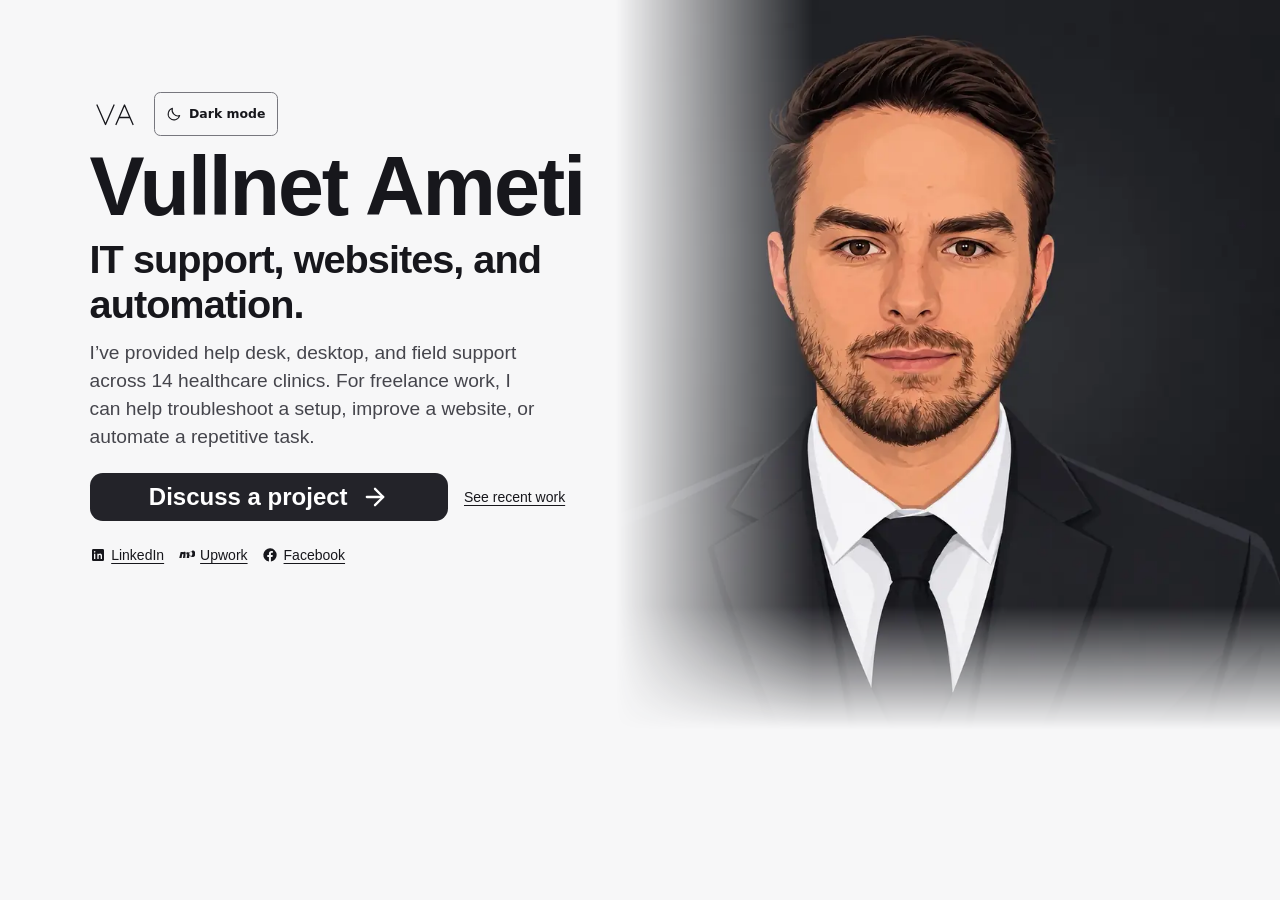
<file: index.html>
<!doctype html>
<html lang="en">
<head>
  <meta charset="utf-8">
  <meta name="viewport" content="width=device-width,initial-scale=1">
  <meta name="theme-color" content="#17171b">
  <meta name="description" content="Vullnet Ameti offers practical IT support, website work, and workflow automation, with healthcare IT experience across 14 clinics.">
  <title>Vullnet Ameti | IT Support, Websites &amp; Automation</title>
  <link rel="canonical" href="https://deusordo.github.io/va/">
  <meta property="og:type" content="website">
  <meta property="og:site_name" content="Vullnet Ameti | Personal Portfolio">
  <meta property="og:title" content="Vullnet Ameti | Personal Portfolio">
  <meta property="og:description" content="Vullnet Ameti offers practical IT support, website work, and workflow automation, with healthcare IT experience across 14 clinics.">
  <meta property="og:url" content="https://deusordo.github.io/va/">
  <meta property="og:image" content="https://deusordo.github.io/va/social-preview.jpg">
  <meta property="og:image:width" content="1200">
  <meta property="og:image:height" content="630">
  <meta property="og:image:alt" content="Vullnet Ameti’s illustrated portrait beside the words Let’s Connect">
  <meta name="twitter:card" content="summary_large_image">
  <meta name="twitter:title" content="Vullnet Ameti | Personal Portfolio">
  <meta name="twitter:description" content="Vullnet Ameti offers practical IT support, website work, and workflow automation, with healthcare IT experience across 14 clinics.">
  <meta name="twitter:image" content="https://deusordo.github.io/va/social-preview.jpg">
  <meta name="twitter:image:alt" content="Vullnet Ameti’s illustrated portrait beside the words Let’s Connect">
  <link rel="icon" type="image/png" sizes="32x32" href="./favicon.png?v=20261123va">
  <link rel="icon" type="image/svg+xml" href="./favicon.svg">
  <script src="./theme.js"></script>
  <link rel="stylesheet" href="styles.css?v=20261124firstvisit">
  <script src="./legacy-links.js" data-details="./work.html" data-anchors="project featured-heading pill-experience pill-projects pill-skills pill-education pill-about portfolio-experience experience-heading portfolio-projects projects-heading portfolio-skills skills-heading portfolio-education education-heading portfolio-about about-heading questions contact-questions-heading" defer></script>
</head>
<body>
  <main class="hero" aria-label="Vullnet Ameti | Personal Portfolio">
    <section class="content" aria-labelledby="page-title">
      <div class="page-tools">
        <a class="va-home" href="./" aria-label="Vullnet Ameti home"><span aria-hidden="true"></span></a>
        <button class="theme-toggle" data-theme-toggle type="button" hidden>
          <svg class="theme-sun" viewBox="0 0 24 24" aria-hidden="true"><circle cx="12" cy="12" r="4"/><path d="M12 2v2m0 16v2M2 12h2m16 0h2M4.93 4.93l1.41 1.41m11.32 11.32 1.41 1.41m0-14.14-1.41 1.41M6.34 17.66l-1.41 1.41"/></svg>
          <svg class="theme-moon" viewBox="0 0 24 24" aria-hidden="true"><path d="M20.5 14.4A8.7 8.7 0 0 1 9.6 3.5 8.8 8.8 0 1 0 20.5 14.4Z"/></svg>
          <span data-theme-label>Theme</span>
        </button>
      </div>
      <h1 id="page-title">Vullnet Ameti</h1>
      <p class="tagline">IT support, websites, and automation.</p>
      <div class="intro-copy">
        <p>I’ve provided help desk, desktop, and field support across 14 healthcare clinics. For freelance work, I can help troubleshoot a setup, improve a website, or automate a repetitive task.</p>
      </div>
      <div class="hero-actions">
        <button id="open-form" class="button" type="button" aria-expanded="false" aria-controls="contact-panel">Discuss a project <img class="icon" src="arrow-right.svg" alt="" aria-hidden="true"></button>
        <a class="featured-link" href="./work.html">See recent work</a>
      </div>
      <section id="contact-panel" class="contact-panel" aria-labelledby="contact-heading" hidden>
        <div class="panel-heading"><h2 id="contact-heading" tabindex="-1">Tell me about your project</h2><button id="close-form" type="button" class="close" aria-label="Close contact form"><img class="icon" src="x.svg" alt="" aria-hidden="true"></button></div>
        <form id="contact-form" method="POST" action="https://formspree.io/f/xwloqyor">
          <div class="form-field">
            <label for="contact-name">Name</label>
            <input id="contact-name" name="name" type="text" autocomplete="name" maxlength="160" required>
          </div>
          <div class="field-row">
            <div class="form-field">
              <label for="email">Email</label>
              <input id="email" name="email" type="email" autocomplete="email" maxlength="254" required>
            </div>
            <div class="form-field">
              <label for="phone">Phone (optional)</label>
              <input id="phone" name="phone" type="tel" autocomplete="tel" maxlength="40">
            </div>
          </div>
          <div class="form-field">
            <label for="message">What can I help you with?</label>
            <p class="form-privacy" id="message-help">Include your goal and any deadline. Leave out passwords and confidential information.</p>
            <textarea id="message" name="message" rows="3" maxlength="5000" aria-describedby="message-help" required></textarea>
          </div>
          <details class="meeting-options" id="meeting-options" hidden>
            <summary>Suggest a meeting time (optional)</summary>
            <fieldset class="time-request" id="time-request" aria-describedby="time-hours time-request-help">
              <legend class="field-label">Preferred meeting time</legend>
              <p class="time-help" id="time-hours">Monday–Friday, 4–9 PM Central Time.</p>
              <div class="calendar-view picker-view">
                <div class="month-heading">
                  <button type="button" id="previous-month" aria-label="Previous month">‹</button>
                  <p id="preferred-month" aria-live="polite"></p>
                  <button type="button" id="next-month" aria-label="Next month">›</button>
                </div>
                <div class="calendar-week" aria-hidden="true">
                  <span>Sun</span><span>Mon</span><span>Tue</span><span>Wed</span><span>Thu</span><span>Fri</span><span>Sat</span>
                </div>
                <div class="calendar-days" role="group" aria-labelledby="preferred-month"></div>
              </div>
              <div class="time-view picker-view" hidden>
                <div class="time-heading">
                  <button type="button" id="back-to-dates">‹ Dates</button>
                  <h3 id="chosen-date" tabindex="-1"></h3>
                </div>
                <div class="time-slots" role="group" aria-label="Preferred time slots"></div>
              </div>
              <div class="selection-view picker-view" hidden>
                <h3 id="selection-heading" tabindex="-1" aria-describedby="selected-slot">Selected date and time</h3>
                <p id="selected-slot">
                  <span id="selected-date-text"></span>
                  <span id="selected-time-text"></span>
                </p>
                <div class="selection-actions">
                  <button type="button" id="change-time">Change time</button>
                  <button type="button" id="change-date">Change date</button>
                </div>
              </div>
              <div class="time-choice">
                <p class="time-feedback" role="status"></p>
                <button type="button" id="skip-time">Skip scheduling</button>
              </div>
              <p class="time-help" id="time-request-help">Suggested times are requests, not confirmed appointments. I’ll follow up to confirm.</p>
            </fieldset>
          </details>
          <input type="hidden" name="subject" value="Vullnet Ameti | Personal Portfolio — New Connection Request">
          <input type="hidden" name="source" value="VA">
          <div class="honeypot" aria-hidden="true"><label for="website">Leave this blank</label><input id="website" name="_gotcha" type="text" tabindex="-1" autocomplete="off"></div>
          <p class="form-privacy">Formspree processes your message so I can reply.</p>
          <button class="button send" type="submit">Send Message <img class="icon" src="arrow-right.svg" alt="" aria-hidden="true"></button>
          <p id="form-status" class="status" role="status" aria-live="polite"></p>
          <p id="form-alternative" class="status form-alternative" hidden><a href="https://www.linkedin.com/in/vameti">Or reach me on LinkedIn</a></p>
        </form>
        <div class="contact-confirmation" id="contact-confirmation" hidden>
          <p id="confirmation-message">Thanks for reaching out. I’ve received your message and will review it. I’ll be in touch about the next steps.</p>
          <div id="confirmation-request" hidden>
            <p><strong>Preferred Meeting Time</strong><br><span id="confirmation-time"></span></p>
            <p>Your meeting is not yet confirmed. I’ll follow up to confirm.</p>
          </div>
        </div>
      </section>
      <nav class="link-hub" aria-label="Find me online">
        <ul class="hub-links">
          <li>
            <a href="https://www.linkedin.com/in/vameti" target="_blank" rel="noopener noreferrer">
              <svg viewBox="0 0 24 24" width="16" height="16" fill="currentColor" aria-hidden="true" focusable="false"><path d="M19 3a2 2 0 0 1 2 2v14a2 2 0 0 1-2 2H5a2 2 0 0 1-2-2V5a2 2 0 0 1 2-2h14ZM8 10H6v8h2v-8ZM7 6.1a1.2 1.2 0 1 0 0 2.4 1.2 1.2 0 0 0 0-2.4Zm8.4 3.7c-1.1 0-1.9.5-2.4 1.2v-1h-2v8h2v-4.4c0-1 .5-1.7 1.5-1.7s1.5.7 1.5 1.7V18h2v-4.8c0-2-1-3.4-2.6-3.4Z"/></svg>
              LinkedIn
            </a>
          </li>
          <li>
            <a href="https://www.upwork.com/freelancers/~01e69dcc253a050447" target="_blank" rel="noopener noreferrer">
              <svg viewBox="0 0 24 24" width="16" height="16" fill="currentColor" aria-hidden="true" focusable="false"><path d="M18.6 7.3c-1.7 0-3.1.8-4.1 2.1l.3-1.7h-3.5l-1.2 8.3c0 .3-.3.5-.6.5h-.1c-.5 0-.8-.5-.7-1L10 9.3c.2-1.3-.6-2-1.9-2-.9 0-1.8.4-2.5 1.1L6.2 7.5H2.5L.4 16.6h3.5l.8-5.2c.1-.6.6-1 1.2-1s.9.5.8 1.1l-.8 5.1h3.6l.8-5.2c.1-.6.6-1 1.2-1s.9.5.8 1.1l-.8 5.1h3.6l.6-4.1c1.1 1.6 2.6 2.6 4.5 2.6 2.4 0 4.4-2 4.4-5.2 0-2.7-1.7-4.5-4.5-4.5Zm-.4 6.3c-1.2 0-2.2-1-2.7-2.6l-.2-1c.5-1.5 1.5-2.4 2.7-2.4 1.2 0 2 .8 2 2.2 0 1.8-.8 3.8-1.8 3.8Z"/></svg>
              Upwork
            </a>
          </li>
          <li>
            <a href="https://www.facebook.com/profile.php?id=61583661305704" target="_blank" rel="noopener noreferrer">
              <svg viewBox="0 0 24 24" width="16" height="16" fill="currentColor" aria-hidden="true" focusable="false"><path d="M22 12a10 10 0 1 0-11.6 9.9v-7h-2.5V12h2.5V9.8c0-2.5 1.5-3.9 3.7-3.9 1.1 0 2.2.2 2.2.2v2.5h-1.3c-1.2 0-1.6.7-1.6 1.5V12h2.8l-.4 2.9h-2.4v7A10 10 0 0 0 22 12Z"/></svg>
              Facebook
            </a>
          </li>
        </ul>
      </nav>
    </section>
    <div class="portrait-wrap"><img src="portrait.svg" alt="Illustrated portrait of Vullnet Ameti wearing a dark suit" width="1000" height="1000"></div>
  </main>
  <script src="time-picker.js?v=1efd9b33efb6" defer></script>
  <script src="script.js?v=20261124firstvisit" defer></script>
</body>
</html>
</file>
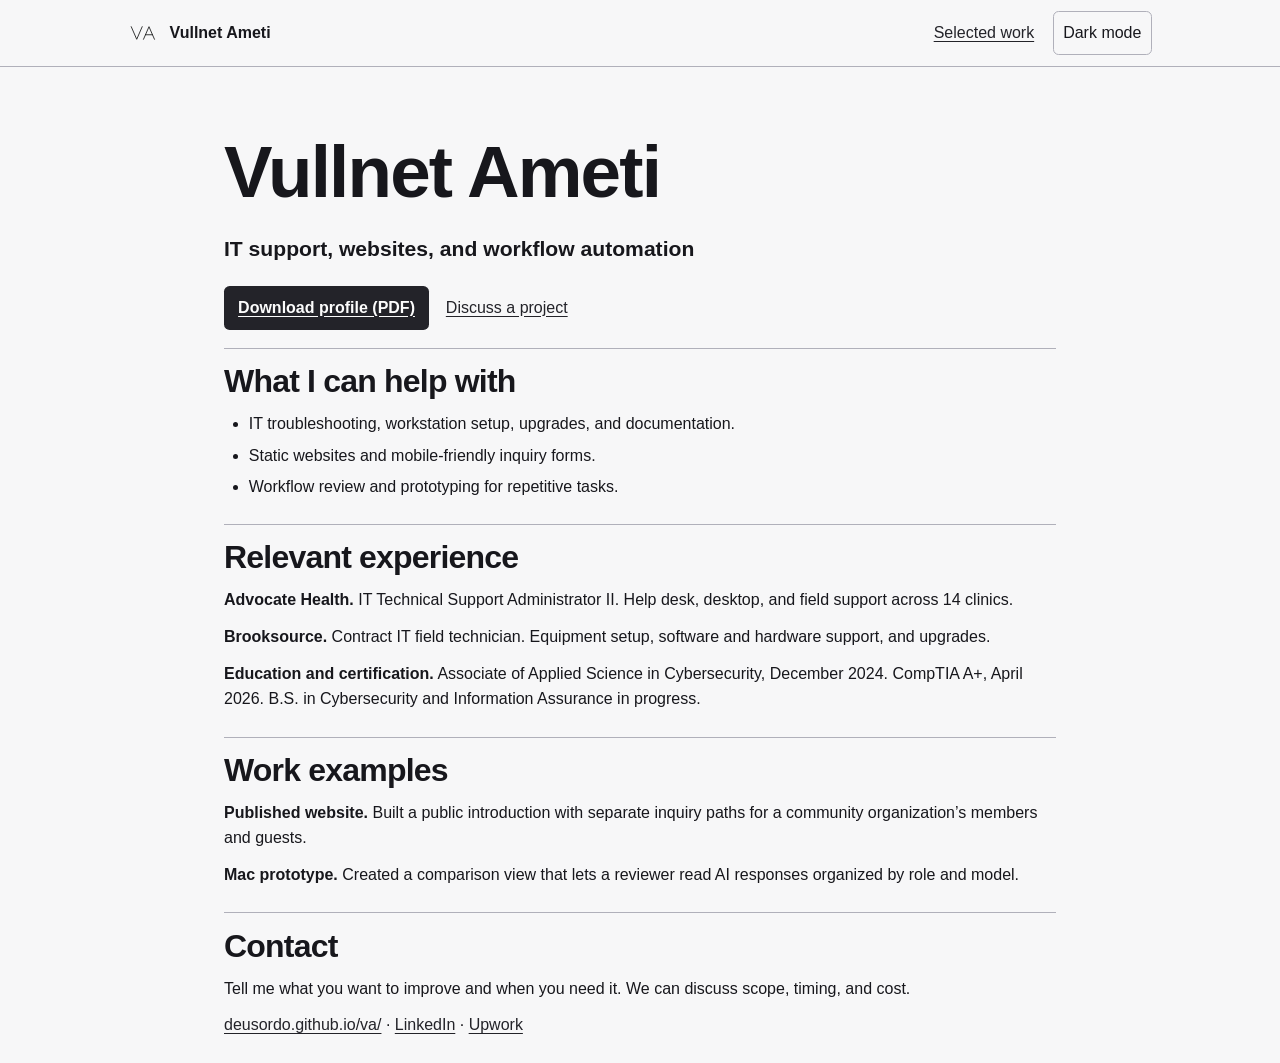
<file: profile.html>
<!doctype html>
<html lang="en" data-palette="charcoal">
<head>
  <meta charset="utf-8">
  <meta name="viewport" content="width=device-width, initial-scale=1">
  <meta name="description" content="A printable profile for Vullnet Ameti, covering IT support, websites, and workflow automation.">
  <title>Professional profile | Vullnet Ameti</title>
  <link rel="canonical" href="https://deusordo.github.io/va/profile.html">
  <link rel="icon" href="./favicon.svg" type="image/svg+xml">
  <script src="./theme.js"></script>
  <link rel="stylesheet" href="./guide.css?v=field-practice">
  <style>
    .profile { max-width: 52rem; }
    .profile h1 { margin-bottom: .25rem; }
    .profile .intro { font-weight: 600; }
    .profile article section { padding-block: .85rem; }
    .profile ul { margin-block: .25rem .65rem; }
    @media print {
      header, .profile .actions { display: none; }
      .profile { padding-top: .12in; max-width: none; }
      .profile h1 { font-size: 30pt; }
      .profile article section { padding-block: .55rem; }
    }
  </style>
</head>
<body>
  <a class="skip" href="#content">Skip to content</a>
  <header><div class="wrap header"><a class="brand" href="./"><img src="./va-mark.svg" width="32" height="32" alt="">Vullnet Ameti</a><nav aria-label="Main navigation"><a href="./work.html">Selected work</a><button type="button" data-theme-toggle hidden><span data-theme-label>Theme</span></button></nav></div></header>
  <main class="wrap profile" id="content" tabindex="-1">
    <h1>Vullnet Ameti</h1>
    <p class="intro">IT support, websites, and workflow automation</p>
    <div class="actions"><a class="download" href="./profile.pdf" download>Download profile (PDF)</a><a href="./#open-form">Discuss a project</a></div>
    <article>
      <section>
        <h2>What I can help with</h2>
        <ul>
          <li>IT troubleshooting, workstation setup, upgrades, and documentation.</li>
          <li>Static websites and mobile-friendly inquiry forms.</li>
          <li>Workflow review and prototyping for repetitive tasks.</li>
        </ul>
      </section>
      <section>
        <h2>Relevant experience</h2>
        <p><strong>Advocate Health.</strong> IT Technical Support Administrator II. Help desk, desktop, and field support across 14 clinics.</p>
        <p><strong>Brooksource.</strong> Contract IT field technician. Equipment setup, software and hardware support, and upgrades.</p>
        <p><strong>Education and certification.</strong> Associate of Applied Science in Cybersecurity, December 2024. CompTIA A+, April 2026. B.S. in Cybersecurity and Information Assurance in progress.</p>
      </section>
      <section>
        <h2>Work examples</h2>
        <p><strong>Published website.</strong> Built a public introduction with separate inquiry paths for a community organization’s members and guests.</p>
        <p><strong>Mac prototype.</strong> Created a comparison view that lets a reviewer read AI responses organized by role and model.</p>
      </section>
      <section>
        <h2>Contact</h2>
        <p>Tell me what you want to improve and when you need it. We can discuss scope, timing, and cost.</p>
        <p><a href="https://deusordo.github.io/va/">deusordo.github.io/va/</a> · <a href="https://www.linkedin.com/in/vameti">LinkedIn</a> · <a href="https://www.upwork.com/freelancers/~01e69dcc253a050447">Upwork</a></p>
      </section>
    </article>
  </main>
</body>
</html>
</file>
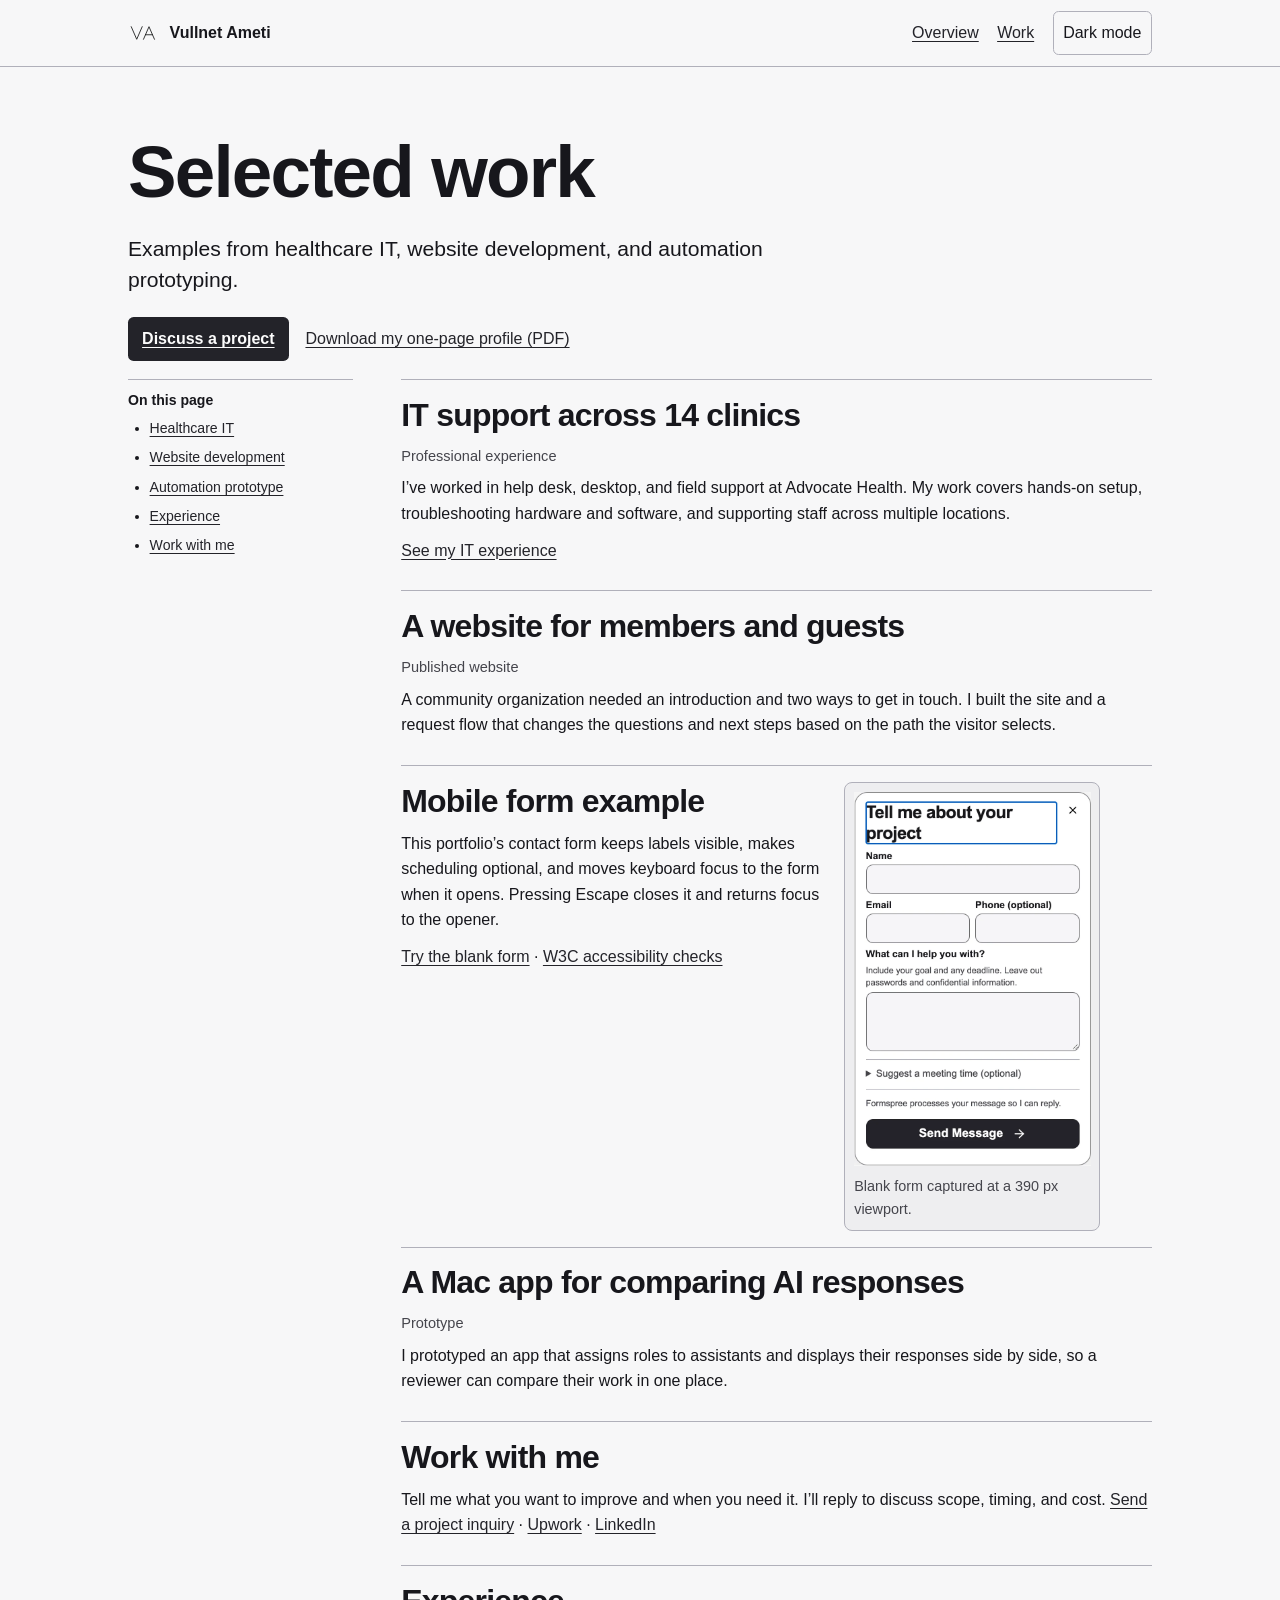
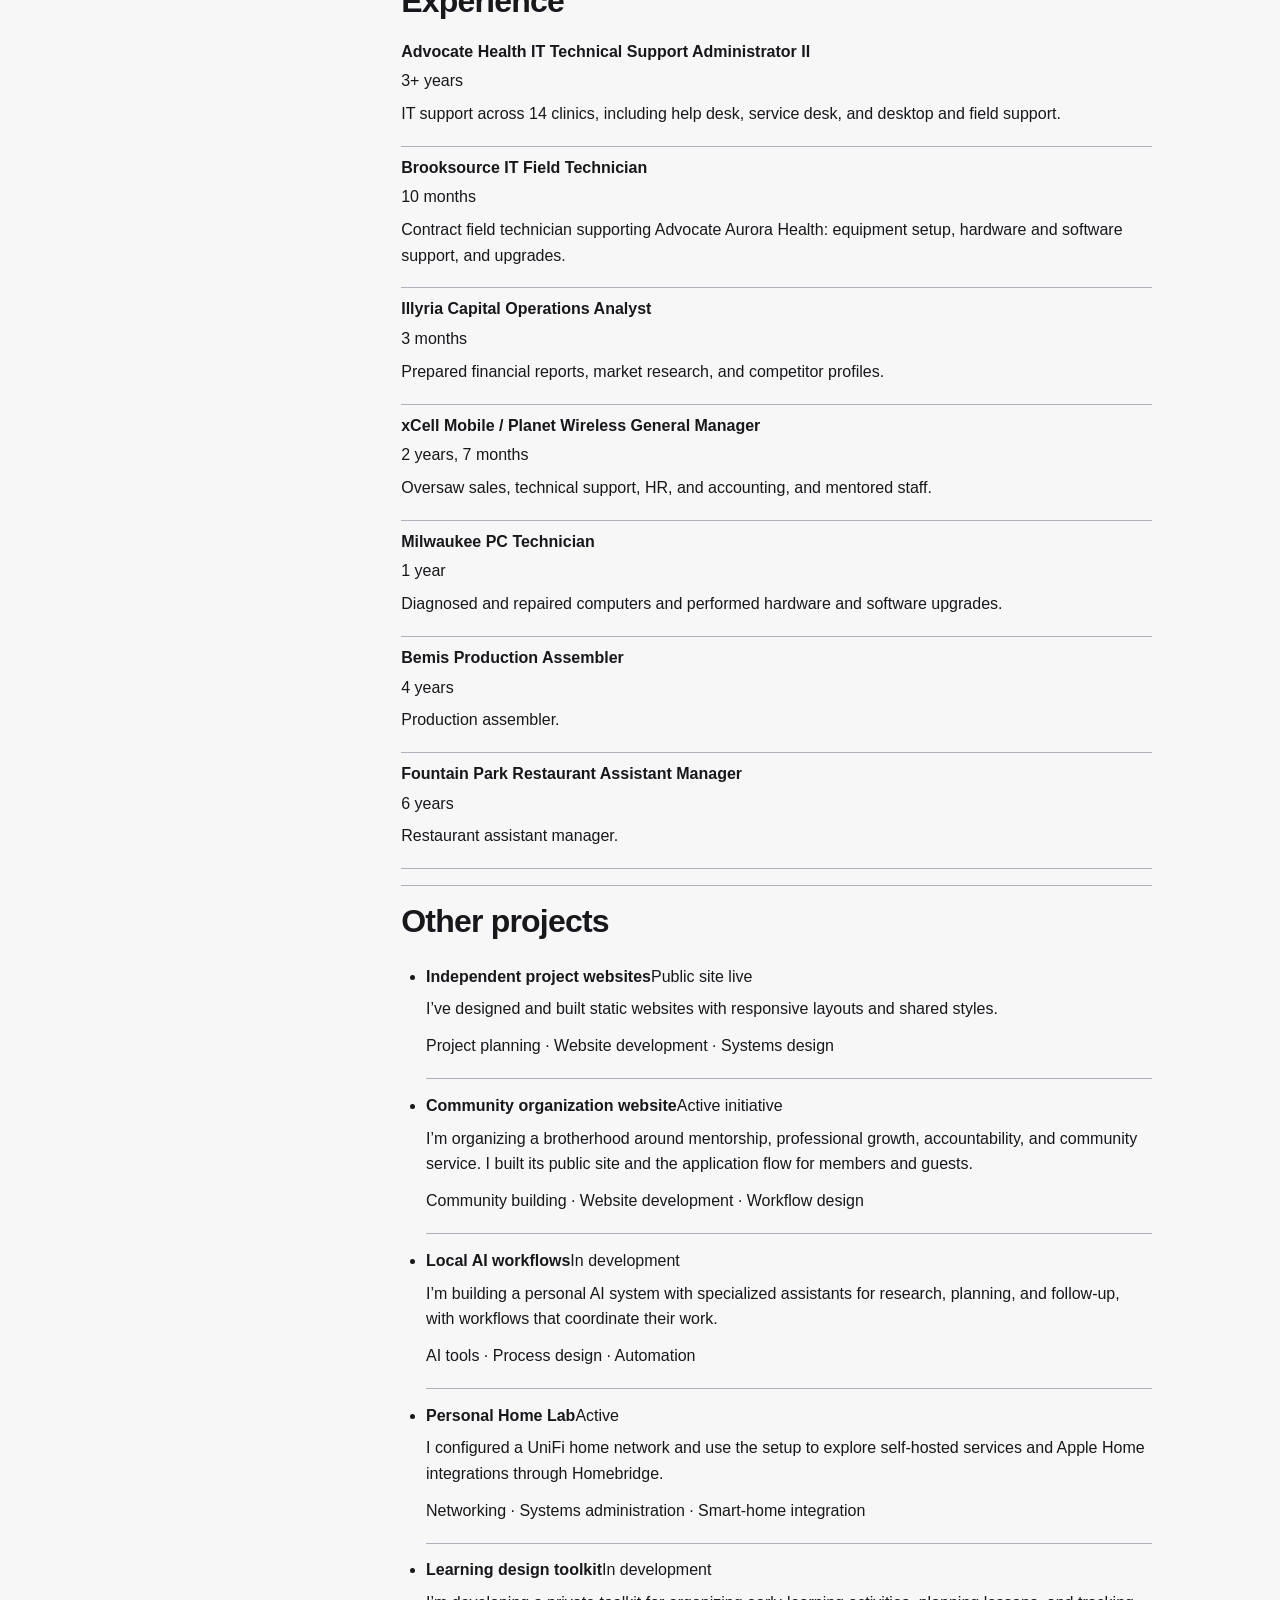
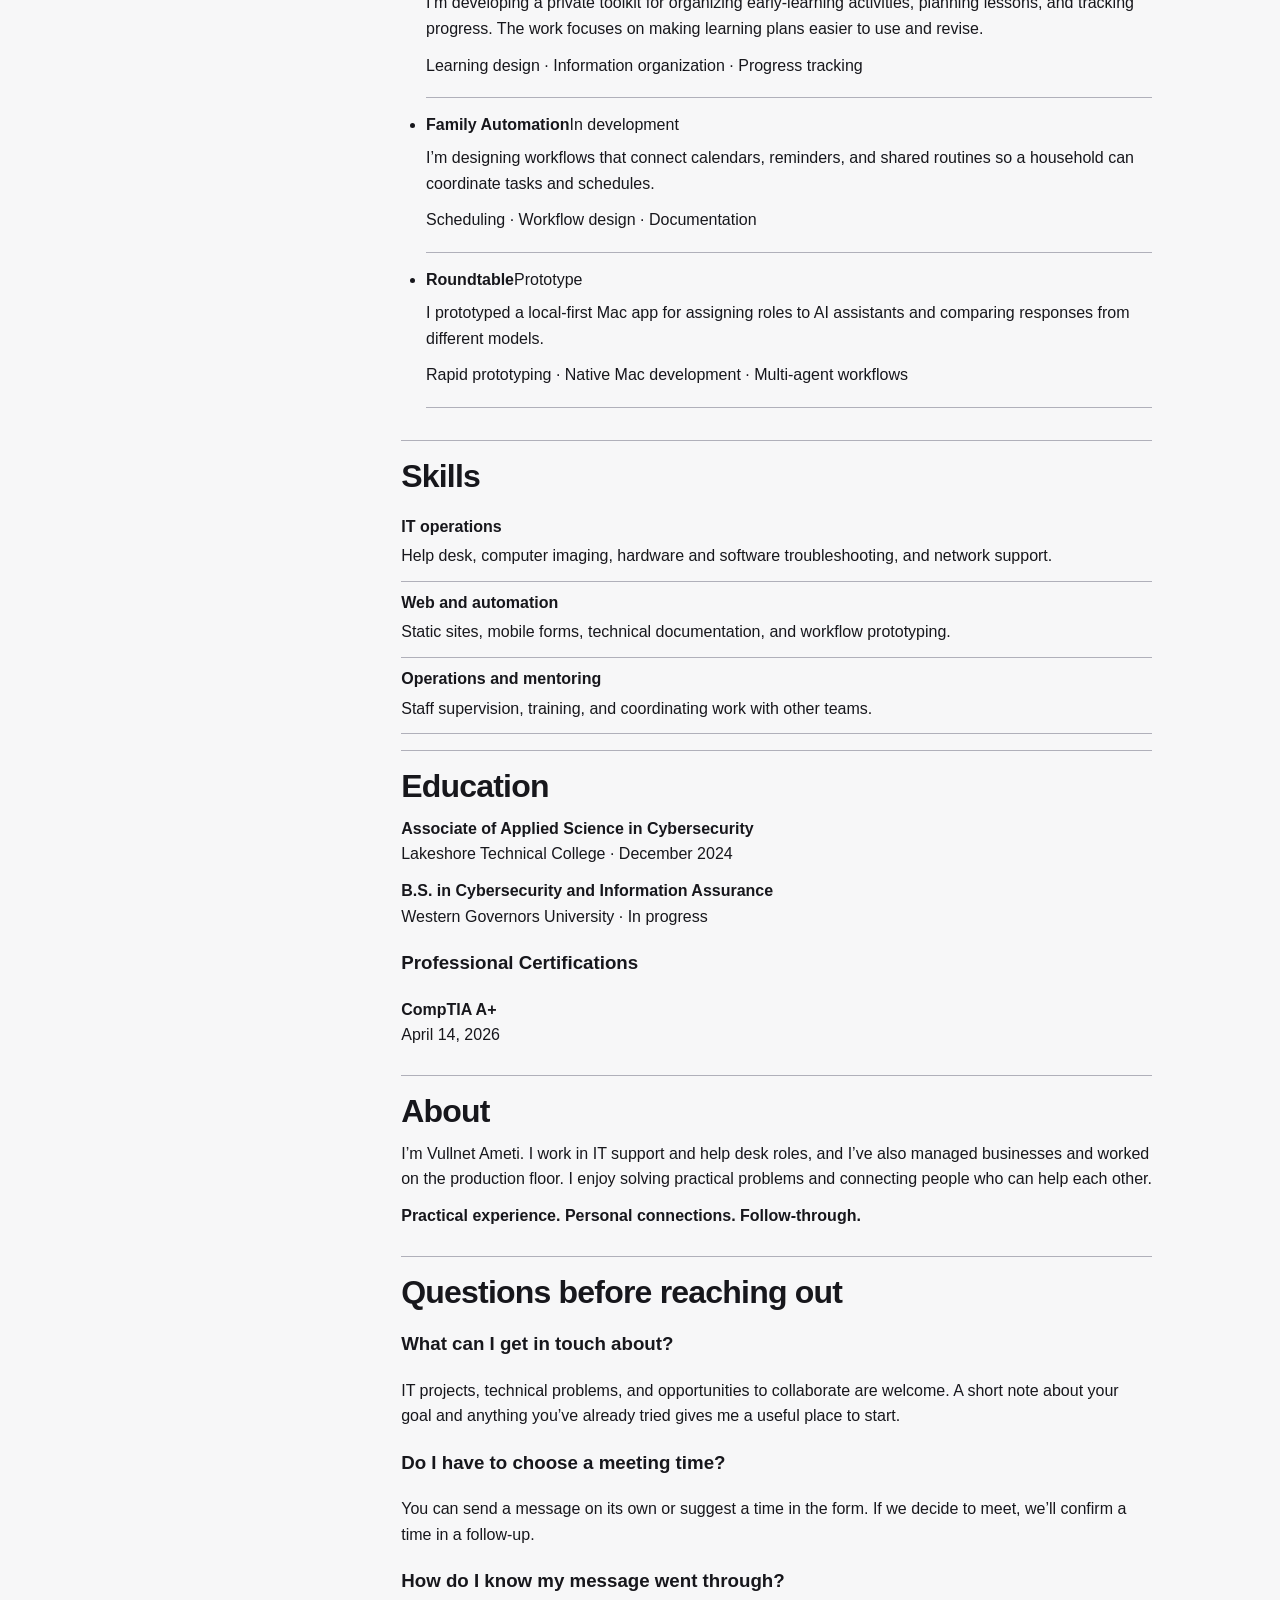
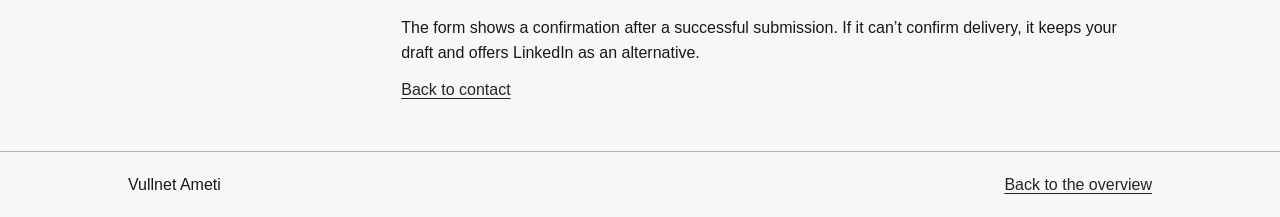
<file: work.html>
<!doctype html>
<html lang="en" data-palette="charcoal">
<head>
  <meta charset="utf-8">
  <meta name="viewport" content="width=device-width, initial-scale=1">
  <title>Selected work | Vullnet Ameti</title>
  <meta name="description" content="A closer look at independent web, IT, and automation work, with a way to discuss a freelance project.">
  <link rel="canonical" href="https://deusordo.github.io/va/work.html">
  <link rel="icon" href="./favicon.svg" type="image/svg+xml">
  <script src="./theme.js"></script>
  <link rel="stylesheet" href="./guide.css?v=field-practice">
</head>
<body>
  <a class="skip" href="#content">Skip to content</a>
  <header><div class="wrap header">
    <a class="brand" href="./"><img src="./va-mark.svg" width="32" height="32" alt="">Vullnet Ameti</a>
    <nav aria-label="Main navigation"><a href="./">Overview</a><a aria-current="page" href="./work.html">Work</a><button type="button" data-theme-toggle hidden><span data-theme-label>Theme</span></button></nav>
  </div></header>
  <main class="wrap" id="content" tabindex="-1">
    <h1>Selected work</h1>
    <p class="intro">Examples from healthcare IT, website development, and automation prototyping.</p>
    <div class="actions"><a class="download" href="./#open-form">Discuss a project</a><a href="./profile.pdf" download>Download my one-page profile (PDF)</a></div>
    <div class="layout">
      <nav class="contents" aria-label="On this page"><strong>On this page</strong><ul><li><a href="#healthcare-it">Healthcare IT</a></li><li><a href="#step-1">Website development</a></li><li><a href="#step-2">Automation prototype</a></li><li><a href="#portfolio-experience">Experience</a></li><li><a href="#step-3">Work with me</a></li></ul></nav>
      <article>
        <section id="healthcare-it"><h2>IT support across 14 clinics</h2><p class="meta">Professional experience</p><p>I’ve worked in help desk, desktop, and field support at Advocate Health. My work covers hands-on setup, troubleshooting hardware and software, and supporting staff across multiple locations.</p><p><a href="#portfolio-experience">See my IT experience</a></p></section>
        <section id="step-1"><h2>A website for members and guests</h2><p class="meta">Published website</p><p>A community organization needed an introduction and two ways to get in touch. I built the site and a request flow that changes the questions and next steps based on the path the visitor selects.</p></section>
        <section class="work-sample" id="website-sample" aria-labelledby="website-sample-title"><div><h2 id="website-sample-title">Mobile form example</h2><p>This portfolio’s contact form keeps labels visible, makes scheduling optional, and moves keyboard focus to the form when it opens. Pressing Escape closes it and returns focus to the opener.</p><p><a href="./#open-form">Try the blank form</a> · <a href="https://www.w3.org/WAI/test-evaluate/preliminary/">W3C accessibility checks</a></p></div><figure><img src="./portfolio-form.webp" width="704" height="1114" alt="Empty mobile portfolio form with visible name, email, and project message labels and optional scheduling." loading="lazy"><figcaption>Blank form captured at a 390 px viewport.</figcaption></figure></section>
        <section id="step-2"><h2>A Mac app for comparing AI responses</h2><p class="meta">Prototype</p><p>I prototyped an app that assigns roles to assistants and displays their responses side by side, so a reviewer can compare their work in one place.</p></section>
        <section id="step-3"><h2>Work with me</h2><p>Tell me what you want to improve and when you need it. I’ll reply to discuss scope, timing, and cost. <a href="./#open-form">Send a project inquiry</a> · <a href="https://www.upwork.com/freelancers/~01e69dcc253a050447">Upwork</a> · <a href="https://www.linkedin.com/in/vameti">LinkedIn</a></p></section>
<div id="project"></div>
    <div class="archive-info" aria-label="Professional background">
      <section class="portfolio-panel" id="portfolio-experience" aria-labelledby="experience-heading">
        <h2 id="experience-heading">Experience</h2>
        <dl class="work-history">
          <div>
            <div class="job-heading">
              <dt>Advocate Health <span>IT Technical Support Administrator II</span></dt>
              <dd>3+ years</dd>
            </div>
            <p class="job-line">IT support across 14 clinics, including help desk, service desk, and desktop and field support.</p>
          </div>
          <div>
            <div class="job-heading">
              <dt>Brooksource <span>IT Field Technician</span></dt>
              <dd>10 months</dd>
            </div>
            <p class="job-line">Contract field technician supporting Advocate Aurora Health: equipment setup, hardware and software support, and upgrades.</p>
          </div>
          <div>
            <div class="job-heading">
              <dt>Illyria Capital <span>Operations Analyst</span></dt>
              <dd>3 months</dd>
            </div>
            <p class="job-line">Prepared financial reports, market research, and competitor profiles.</p>
          </div>
          <div>
            <div class="job-heading">
              <dt>xCell Mobile / Planet Wireless <span>General Manager</span></dt>
              <dd>2 years, 7 months</dd>
            </div>
            <p class="job-line">Oversaw sales, technical support, HR, and accounting, and mentored staff.</p>
          </div>
          <div>
            <div class="job-heading">
              <dt>Milwaukee PC <span>Technician</span></dt>
              <dd>1 year</dd>
            </div>
            <p class="job-line">Diagnosed and repaired computers and performed hardware and software upgrades.</p>
          </div>
          <div>
            <div class="job-heading">
              <dt>Bemis <span>Production Assembler</span></dt>
              <dd>4 years</dd>
            </div>
            <p class="job-line">Production assembler.</p>
          </div>
          <div>
            <div class="job-heading">
              <dt>Fountain Park Restaurant <span>Assistant Manager</span></dt>
              <dd>6 years</dd>
            </div>
            <p class="job-line">Restaurant assistant manager.</p>
          </div>
        </dl>
      </section>
      <section class="portfolio-panel" id="portfolio-projects" aria-labelledby="projects-heading">
        <h2 id="projects-heading">Other projects</h2>
        <ul class="portfolio-projects">
          <li>
            <div class="project-heading"><strong>Independent project websites</strong><span class="project-status">Public site live</span></div>
            <p>I’ve designed and built static websites with responsive layouts and shared styles.</p>
            <p class="project-skills">Project planning · Website development · Systems design</p>
          </li>
          <li>
            <div class="project-heading"><strong>Community organization website</strong><span class="project-status">Active initiative</span></div>
            <p>I’m organizing a brotherhood around mentorship, professional growth, accountability, and community service. I built its public site and the application flow for members and guests.</p>
            <p class="project-skills">Community building · Website development · Workflow design</p>
          </li>
          <li>
            <div class="project-heading"><strong>Local AI workflows</strong><span class="project-status">In development</span></div>
            <p>I’m building a personal AI system with specialized assistants for research, planning, and follow-up, with workflows that coordinate their work.</p>
            <p class="project-skills">AI tools · Process design · Automation</p>
          </li>
          <li>
            <div class="project-heading"><strong>Personal Home Lab</strong><span class="project-status">Active</span></div>
            <p>I configured a UniFi home network and use the setup to explore self-hosted services and Apple Home integrations through Homebridge.</p>
            <p class="project-skills">Networking · Systems administration · Smart-home integration</p>
          </li>
          <li>
            <div class="project-heading"><strong>Learning design toolkit</strong><span class="project-status">In development</span></div>
            <p>I’m developing a private toolkit for organizing early-learning activities, planning lessons, and tracking progress. The work focuses on making learning plans easier to use and revise.</p>
            <p class="project-skills">Learning design · Information organization · Progress tracking</p>
          </li>

          <li>
            <div class="project-heading"><strong>Family Automation</strong><span class="project-status">In development</span></div>
            <p>I’m designing workflows that connect calendars, reminders, and shared routines so a household can coordinate tasks and schedules.</p>
            <p class="project-skills">Scheduling · Workflow design · Documentation</p>
          </li>
          <li>
            <div class="project-heading"><strong>Roundtable</strong><span class="project-status">Prototype</span></div>
            <p>I prototyped a local-first Mac app for assigning roles to AI assistants and comparing responses from different models.</p>
            <p class="project-skills">Rapid prototyping · Native Mac development · Multi-agent workflows</p>
          </li>
        </ul>
      </section>
      <section class="portfolio-panel" id="portfolio-skills" aria-labelledby="skills-heading">
        <h2 id="skills-heading">Skills</h2>
        <dl class="work-history">
          <div><dt>IT operations</dt><dd>Help desk, computer imaging, hardware and software troubleshooting, and network support.</dd></div>
          <div><dt>Web and automation</dt><dd>Static sites, mobile forms, technical documentation, and workflow prototyping.</dd></div>
          <div><dt>Operations and mentoring</dt><dd>Staff supervision, training, and coordinating work with other teams.</dd></div>
        </dl>
      </section>
      <section class="portfolio-panel" id="portfolio-education" aria-labelledby="education-heading">
        <h2 id="education-heading">Education</h2>
        <p><strong>Associate of Applied Science in Cybersecurity</strong><br>Lakeshore Technical College · December 2024</p>
        <p><strong>B.S. in Cybersecurity and Information Assurance</strong><br>Western Governors University · In progress</p>
        <h3>Professional Certifications</h3>
        <p><strong>CompTIA A+</strong><br>April 14, 2026</p>
      </section>
      <section class="portfolio-panel" id="portfolio-about" aria-labelledby="about-heading">
        <h2 id="about-heading">About</h2>
        <p>I’m Vullnet Ameti. I work in IT support and help desk roles, and I’ve also managed businesses and worked on the production floor. I enjoy solving practical problems and connecting people who can help each other.</p>
        <p><strong>Practical experience. Personal connections. Follow-through.</strong></p>
      </section>
      <section class="portfolio-panel" id="questions" aria-labelledby="contact-questions-heading">
        <h2 id="contact-questions-heading">Questions before reaching out</h2>
        <h3>What can I get in touch about?</h3>
        <p>IT projects, technical problems, and opportunities to collaborate are welcome. A short note about your goal and anything you’ve already tried gives me a useful place to start.</p>
        <h3>Do I have to choose a meeting time?</h3>
        <p>You can send a message on its own or suggest a time in the form. If we decide to meet, we’ll confirm a time in a follow-up.</p>
        <h3>How do I know my message went through?</h3>
        <p>The form shows a confirmation after a successful submission. If it can’t confirm delivery, it keeps your draft and offers LinkedIn as an alternative.</p>
        <a class="portfolio-link" href="./#open-form">Back to contact</a>
      </section>
    </div></article>
    </div>
  </main>
  <footer><div class="wrap footer"><p>Vullnet Ameti</p><a href="./">Back to the overview</a></div></footer>
</body>
</html>
</file>
<file: styles.css>
:root {
  color-scheme: dark;
  font-family: Arial, Helvetica, sans-serif;
  color: #fff;
  background: #17171c;
}

* {
  box-sizing: border-box;
}

body {
  margin: 0;
}

.hero {
  position: relative;
  isolation: isolate;
  min-height: 100svh;
  overflow: clip;
  background: radial-gradient(ellipse at 54% 22%, #25252b, #131318 82%);
}

.content {
  position: relative;
  z-index: 1;
  width: min(48vw, 48rem);
  margin-inline-start: 7vw;
  padding-block-start: clamp(4.5rem, 16svh, 10rem);
}

h1 {
  margin: 0 0 .5rem;
  font-size: clamp(3rem, 6.45vw, 6rem);
  line-height: 1.04;
  letter-spacing: -.025em;
}

.tagline {
  margin: 0 0 .8rem;
  color: #f0f0f2;
  font-size: clamp(1.65rem, 3.1vw, 2.8rem);
  font-weight: 650;
  line-height: 1.12;
  letter-spacing: -.025em;
}

.intro-copy {
  max-width: 28rem;
  color: #bebec1;
  font-size: clamp(1rem, 1.5vw, 1.225rem);
  line-height: 1.45;
}

.intro-copy p { margin: 0; }
.hero-actions { display: flex; flex-wrap: wrap; align-items: center; gap: .15rem 1rem; margin-block-start: 1.4rem; }
.featured-link, .portfolio-link { display: inline-flex; align-items: center; min-height: 2.75rem; }
.featured-link { color: inherit; font-size: .875rem; text-underline-offset: .2em; }

.button {
  display: inline-flex;
  align-items: center;
  justify-content: center;
  gap: .85rem;
  width: min(100%, 22.4rem);
  min-height: 3rem;
  padding: .55rem 1rem;
  border: 0;
  border-radius: .8rem;
  color: #121216;
  background: #fcfcfc;
  font: 700 clamp(1.125rem, 1.9vw, 1.5rem) / 1.1 Arial, Helvetica, sans-serif;
  cursor: pointer;
}

.button:hover {
  background: #e8e8eb;
}

.button:disabled {
  cursor: wait;
  opacity: .7;
}

.button:focus-visible,
.close:focus-visible,
.portfolio button:focus-visible,
.portfolio a:focus-visible,
.featured-link:focus-visible,
.link-hub a:focus-visible,
.form-alternative a:focus-visible,
.meeting-options summary:focus-visible,
.time-request button:focus-visible,
input:focus-visible,
textarea:focus-visible {
  outline: 2px solid #bcbcff;
  outline-offset: 3px;
}

.icon {
  width: 1.15em;
  height: 1.15em;
  flex: none;
}

.portfolio {
  position: relative;
  z-index: 1;
  width: min(43vw, 33rem);
  margin-inline-start: 7vw;
  padding-block: .95rem 3rem;
  color: #c5c5ca;
  font-size: .9rem;
  line-height: 1.45;
}

.portfolio-pills:not([hidden]) {
  display: flex;
  flex-wrap: wrap;
  gap: .4rem;
  padding: .35rem;
  margin-inline: -.35rem;
}

.portfolio-pills button {
  flex: none;
  min-height: 2.75rem;
  padding: .45rem .6rem;
  border: 1px solid #777780;
  border-radius: 999px;
  color: #eeeef4;
  background: #242429;
  font: 600 .85rem / 1.2 Arial, Helvetica, sans-serif;
  -webkit-tap-highlight-color: #ffffff1a;
  cursor: pointer;
}

.portfolio :is(button, a):focus-visible { outline-color: #e3e3e8; }

.portfolio-pills button[aria-expanded="true"] {
  border-color: #dddde5;
  color: #fff;
  background: #3b3b43;
}

@media (hover: hover) {
  .portfolio-pills button:hover { border-color: #dddde5; }
}

.portfolio-panel {
  margin-block-start: .6rem;
  padding: .85rem 0 .3rem;
  border-block-start: 1px solid #54545d;
  overflow-wrap: anywhere;
}

.portfolio-panel :is(h2, h3, strong, dt) { color: #f4f4f7; }
.portfolio-panel h2 { margin: 0 0 .5rem; font-size: 1.05rem; }
.portfolio-panel h3 { margin: .9rem 0 .4rem; font-size: .9rem; }
.portfolio-panel p { margin: 0; }
.portfolio-panel p + p { margin-block-start: .5rem; }
.portfolio-panel :is(dl, ul) { margin: 0; padding: 0; }
.portfolio-panel ul { list-style: none; }
.portfolio-panel a { color: #f4f4f7; text-underline-offset: .2em; }
.featured-work { margin-block: 0 .85rem; }
.featured-work h3 { margin-top: .6rem; }

.connection-links {
  display: flex;
  flex-wrap: wrap;
  gap: .2rem 1.25rem;
}

.connection-links a { display: inline-flex; align-items: center; gap: .45rem; min-height: 2.75rem; }
.connection-links svg { flex: none; }

.link-hub { margin-block-start: .75rem; }
.hub-links {
  display: flex;
  flex-wrap: wrap;
  gap: 0 .9rem;
  list-style: none;
  margin: 0;
  padding: 0;
}
.hub-links a {
  display: inline-flex;
  align-items: center;
  gap: .35rem;
  min-height: 2.75rem;
  color: #f4f4f7;
  font-size: .875rem;
  text-underline-offset: .2em;
}
.hub-links svg { flex: none; }

.job-heading {
  display: flex;
  align-items: baseline;
  justify-content: space-between;
  gap: .45rem .8rem;
}

.work-history dt { font-weight: 600; }
.work-history dt span { display: block; color: #c5c5ca; font-weight: 400; }
.work-history dd { flex: none; margin: 0; font-size: .8rem; text-align: end; }
.job-line {
  margin: .25rem 0 0;
  color: #c5c5ca;
  font-size: .85rem;
}
.work-history div, .portfolio-projects li { padding-block: .55rem; }
.work-history div + div, .portfolio-projects li + li { border-block-start: 1px solid #ffffff24; }

.project-heading {
  display: flex;
  flex-wrap: wrap;
  align-items: baseline;
  gap: .2rem .65rem;
  margin-block-end: .25rem;
}

.project-status, .project-skills { color: #acacb4; font-size: .8rem; }

.portfolio-skills { display: flex; flex-wrap: wrap; gap: .4rem; }
.portfolio-skills li {
  padding: .28rem .65rem;
  border: 1px solid #5a5a65;
  border-radius: 999px;
}

@media (prefers-reduced-motion: no-preference) {
  .portfolio-pills button { transition: border-color .15s, background-color .15s; }
  .portfolio-pills:not([hidden]) ~ .portfolio-panel:not([hidden]) { animation: portfolio-reveal .18s ease-out; }

  @keyframes portfolio-reveal {
    from { opacity: 0; }
  }
}

.portrait-wrap {
  position: absolute;
  inset: 0 0 auto auto;
  width: min(57vw, 50rem);
  pointer-events: none;
}

.portrait-wrap img {
  display: block;
  width: 100%;
  height: auto;
  mask-image: linear-gradient(to right, transparent, #000 20%), linear-gradient(#000 83%, transparent);
  mask-composite: intersect;
}

.contact-panel {
  width: min(100%, 27.6rem);
  margin-block-start: 1.9rem;
  padding: .85rem clamp(1rem, 2.35vw, 1.9rem) 1rem;
  border: 1px solid #76767c;
  border-radius: 1.2rem;
  background: #17171be8;
  box-shadow: 0 12px 36px #0003;
}

@media (prefers-reduced-motion: no-preference) {
  .contact-panel:not([hidden]) { animation: contact-reveal .22s ease-out; }

  @keyframes contact-reveal {
    from { opacity: 0; }
  }
}

.panel-heading {
  position: relative;
  display: flex;
  align-items: center;
  justify-content: space-between;
  min-height: 2.25rem;
  margin-block-end: .65rem;
  padding-inline-end: 2.1rem;
}

.panel-heading h2 {
  margin: 0;
  font-size: 1.625rem;
  letter-spacing: -.025em;
}

.close {
  position: absolute;
  inset-inline-end: -.8rem;
  inset-block-start: -.62rem;
  width: 2.75rem;
  height: 2.75rem;
  display: grid;
  place-items: center;
  padding: 0;
  border: 0;
  border-radius: .55rem;
  background: transparent;
  font-size: 1rem;
  cursor: pointer;
}

.close:hover {
  background: #ffffff12;
}

.close .icon {
  filter: invert(1);
}

#contact-form:not([hidden]) {
  display: grid;
  gap: .5rem;
}

.contact-confirmation {
  color: #ddd;
  line-height: 1.45;
  overflow-wrap: anywhere;
}

.contact-confirmation p { margin: 0; }
#confirmation-request { margin-top: .9rem; }
#confirmation-request strong { color: #fff; }
#confirmation-request p + p { margin-top: .5rem; }

.field-row {
  display: grid;
  grid-template-columns: repeat(2, minmax(0, 1fr));
  gap: .5rem;
}

.form-field {
  display: grid;
  align-content: start;
  gap: .3rem;
  min-width: 0;
}

.form-field label {
  font-size: .9rem;
  font-weight: 600;
}

.meeting-options {
  margin-block-start: .25rem;
  border-block: 1px solid #54545d;
  color: #e1e1e5;
}

.meeting-options summary {
  min-height: 2.75rem;
  padding-block: .78rem;
  font-size: .9rem;
  line-height: 1.2;
  cursor: pointer;
}

.time-request {
  min-width: 0;
  margin: 0;
  padding: 0 0 .75rem;
  border: 0;
  color: #d8d8db;
  font-size: .9rem;
}

.time-request button {
  min-width: 0;
  min-height: 2.75rem;
  padding: .25rem;
  border: 1px solid transparent;
  border-radius: .5rem;
  color: inherit;
  background: #242428;
  font: inherit;
  cursor: pointer;
}

@media (hover: hover) {
  .time-request button:hover:not(:disabled):not([aria-pressed="true"]) { background: #34343b; }
}
.time-request button:disabled { opacity: .36; cursor: default; }
.time-request button[aria-pressed="true"] { color: #17171c; background: #eeeef4; }
.time-request button[aria-current="date"] { border-color: #a3a3ad; }

.month-heading, .time-heading, .time-choice {
  display: flex;
  align-items: center;
  gap: .5rem;
}

.month-heading {
  justify-content: space-between;
  margin-bottom: .4rem;
}

.month-heading button { width: 2.75rem; font-size: 1.2rem; }
.month-heading p, .time-heading h3 { margin: 0; font-size: .95rem; font-weight: 650; }

.calendar-week, .calendar-days, .time-slots {
  display: grid;
  gap: .25rem;
}

.calendar-week, .calendar-days { grid-template-columns: repeat(7, minmax(0, 1fr)); }

.calendar-week {
  margin-bottom: .25rem;
  color: #c5c5ca;
  font-size: .72rem;
  text-align: center;
}

.time-heading { margin-bottom: .45rem; }
.time-heading button { flex: none; padding-inline: .55rem; }

.time-slots {
  max-height: 15rem;
  overflow-y: auto;
  grid-template-columns: repeat(3, minmax(0, 1fr));
  padding: .3rem;
  font-size: .82rem;
  scrollbar-color: #666671 #242428;
}

.selection-view {
  padding: .85rem;
  border: 1px solid #65656d;
  border-radius: .65rem;
  background: #202025;
}

.selection-view h3 {
  margin: 0 0 .3rem;
  font-size: .875rem;
}

.selection-view p {
  margin: 0 0 .75rem;
  color: #fff;
  font-size: 1rem;
  line-height: 1.4;
}

.selection-view p span { display: block; }
#selected-time-text { font-weight: 650; }

.selection-actions {
  display: flex;
  flex-wrap: wrap;
  gap: .5rem;
}

.selection-actions button { padding-inline: .65rem; }

@media (prefers-reduced-motion: no-preference) {
  .picker-view:not([hidden]) { animation: picker-enter .4s ease-out both; }

  @keyframes picker-enter {
    from { opacity: 0; transform: translateY(.35rem); }
  }
}

.time-choice {
  justify-content: space-between;
  margin-top: .35rem;
}

.time-choice button { margin-inline-start: auto; padding-inline: .55rem; }
.time-feedback { margin: 0; font-weight: 600; }

.time-help {
  margin: .4rem 0 0;
  color: #c5c5ca;
  line-height: 1.4;
}

#time-hours { margin: 0 0 .5rem; }

.form-privacy {
  margin: .2rem 0 0;
  color: #c5c5ca;
  font-size: .8rem;
  line-height: 1.4;
}

.field-label {
  position: absolute;
  width: 1px;
  height: 1px;
  padding: 0;
  overflow: hidden;
  white-space: nowrap;
  clip-path: inset(50%);
}

input,
textarea {
  width: 100%;
  padding: .42rem .65rem;
  border: 1px solid #6d6d74;
  border-radius: .65rem;
  color: #fff;
  background: #242428;
  font: inherit;
  font-size: .9375rem;
}

input::placeholder,
textarea::placeholder {
  color: #c5c5ca;
  opacity: 1;
}

textarea {
  min-height: 4.9rem;
  resize: vertical;
}

.send {
  width: 100%;
  min-height: 2.5rem;
  margin-top: .4rem;
  border-radius: .65rem;
  font-size: 1.125rem;
}

.status {
  margin: .15rem 0 0;
  color: #ddd;
  font-size: .875rem;
  line-height: 1.4;
}

.status:empty {
  margin: 0;
  height: 0;
  margin-block-start: -.5rem;
}

.form-alternative a { color: #eeeef4; text-underline-offset: .2em; }

.honeypot {
  position: absolute;
  inset-inline-start: -9999px;
}

@media (max-width: 760px) {
  .content {
    width: auto;
    max-width: 34rem;
    margin-inline: auto;
    padding: clamp(2rem, 5.5svh, 2.75rem) clamp(1rem, 5vw, 1.5rem) 1.15rem;
  }

  h1 {
    font-size: clamp(2.7rem, 9.9vw, 4.5rem);
  }

  .tagline {
    font-size: clamp(1.45rem, 5.6vw, 1.95rem);
  }

  .contact-panel {
    margin-block-start: 1.35rem;
  }

  input,
  textarea {
    min-height: 2.75rem;
    padding-inline: .55rem;
    font-size: 1rem;
    scroll-margin-block: 1rem;
  }

  textarea {
    min-height: 5.5rem;
  }

  .send {
    min-height: 2.75rem;
  }

  .portrait-wrap {
    position: relative;
    inset: auto;
    width: min(92%, 30rem);
    margin-inline: auto;
  }

  .portrait-wrap img {
    mask-image: linear-gradient(to bottom, transparent, #000 16%, #000 83%, transparent);
  }

  .portfolio {
    width: 100%;
    max-width: 34rem;
    margin-inline: auto;
    padding: .15rem clamp(1rem, 5vw, 1.5rem) 2rem;
  }

  .portfolio-pills:not([hidden]) {
    flex-wrap: nowrap;
    overflow-x: auto;
    scrollbar-width: thin;
    scrollbar-color: #777780 transparent;
  }
}


:root { --theme-outline: #87878e; --theme-hover: #ffffff12; }
.page-tools { display: flex; align-items: center; gap: 1rem; margin-block-end: .35rem; }
.va-home { display: grid; place-items: center; width: 3rem; min-height: 2.75rem; color: inherit; }
.va-home span { display: block; width: 3.25rem; height: 3rem; background: currentColor; mask: url('./va-mark.svg') center / contain no-repeat; }
.va-home:focus-visible { outline: 2px solid currentColor; outline-offset: 3px; }
.content { padding-block-start: clamp(3rem, 10svh, 6.5rem); }
@media (max-width: 760px) { .content { padding-block-start: 1.5rem; } }
:root[data-theme="light"] {
  color-scheme: light;
  color: #17171c;
  background: #f7f7f8;
  --theme-outline: #77777e;
  --theme-hover: #0000000a;
  --va-body: #45454c;
  --va-line: #aaaab3;
  --va-field: #f6f6f7;
}
:root[data-theme="light"] .hero { background: #f7f7f8; }
:root[data-theme="light"] .portrait-wrap img { mask-image: linear-gradient(to right, transparent 9%, #000 36%), linear-gradient(#000 83%, transparent); }
@media (max-width: 760px) {
  :root[data-theme="light"] .portrait-wrap img { mask-image: linear-gradient(to bottom, transparent, #000 16%, #000 83%, transparent); }
}
:root[data-theme="light"] :is(.tagline, .portfolio-panel :is(h2, h3, strong, dt, a), .hub-links a, #confirmation-request strong, .form-alternative a, .selection-view p) { color: #17171c; }
:root[data-theme="light"] :is(.intro-copy, .portfolio, .work-history dt span, .job-line, .project-status, .project-skills, .calendar-week, .time-help, .form-privacy, .status, .contact-confirmation, .time-request, .meeting-options) { color: var(--va-body); }
:root[data-theme="light"] :is(.portfolio-panel, .work-history div + div, .portfolio-projects li + li, .meeting-options) { border-color: var(--va-line); }
:root[data-theme="light"] :is(.portfolio-pills button, .time-request button, .selection-view, input, textarea) { color: #17171c; background: var(--va-field); }
:root[data-theme="light"] :is(input, textarea)::placeholder { color: var(--va-body); }
:root[data-theme="light"] .portfolio-pills button[aria-expanded="true"], :root[data-theme="light"] .time-request button[aria-pressed="true"] { color: #fff; background: #2c2c34; border-color: #2c2c34; }
:root[data-theme="light"] .time-request button:hover:not(:disabled):not([aria-pressed="true"]) { background: #e5e5e9; }
:root[data-theme="light"] .portfolio-pills button:hover { border-color: #24242b; }
:root[data-theme="light"] :is(button, a, input, textarea, summary):focus-visible { outline-color: #3d3d62; }
:root[data-theme="light"] .button { color: #fff; background: #232329; }
:root[data-theme="light"] .button:hover { background: #35353e; }
:root[data-theme="light"] .button img { filter: invert(1); }
:root[data-theme="light"] .contact-panel { background: #fff; box-shadow: 0 10px 28px #00000012; }
:root[data-theme="light"] .close:hover { background: #0000000e; }
:root[data-theme="light"] .close img { filter: none; }

.theme-toggle {
  display: inline-flex;
  align-items: center;
  justify-content: center;
  gap: .45rem;
  flex: none;
  min-height: 2.75rem;
  padding: .35rem .7rem;
  border: 1px solid var(--theme-outline);
  border-radius: .4rem;
  color: inherit;
  background: transparent;
  font: 600 .78rem/1.2 system-ui, sans-serif;
  white-space: nowrap;
  cursor: pointer;
}
.theme-toggle[hidden], .theme-sun, :root[data-theme="dark"] .theme-moon { display: none; }
:root[data-theme="dark"] .theme-sun { display: block; }
.theme-toggle svg { width: 1rem; height: 1rem; fill: none; stroke: currentColor; stroke-width: 1.55; stroke-linecap: round; stroke-linejoin: round; }
.theme-toggle:hover { background: var(--theme-hover); }
.theme-toggle:focus-visible { outline: 2px solid currentColor; outline-offset: 3px; }
</file>
<file: guide.css>
* { box-sizing: border-box; }
:root {
  color-scheme: light dark;
  --paper: light-dark(#faf8f2, #171914);
  --ink: light-dark(#20241e, #f0f2e9);
  --muted: light-dark(#444e43, #c0c9ba);
  --line: light-dark(#b9c3b5, #687064);
  --panel: light-dark(#eff2e9, #252d24);
  --accent: light-dark(#284b36, #c2ddbc);
  --on-accent: light-dark(#fff, #17231a);
  background: var(--paper); color: var(--ink);
  font: 1rem/1.6 system-ui, sans-serif;
}
:root[data-theme="light"] { color-scheme: light; }
:root[data-theme="dark"] { color-scheme: dark; }
:root[data-palette="earth"] { --accent: light-dark(#5d4d22, #ead5a1); --panel: light-dark(#f2ecdc, #2d271c); }
:root[data-palette="plum"] { --accent: light-dark(#593d6c, #dec5f3); --panel: light-dark(#f3edf8, #2c2634); }
:root[data-palette="blue"] { --accent: light-dark(#2d526d, #b9d8ee); --panel: light-dark(#eaf1f6, #222e35); }
:root[data-palette="charcoal"] {
  --paper: light-dark(#f7f7f8, #17171c);
  --ink: light-dark(#17171c, #f5f5f6);
  --muted: light-dark(#45454c, #c9c9d0);
  --line: light-dark(#b0b0ba, #73737c);
  --accent: light-dark(#232329, #fcfcfc);
  --on-accent: light-dark(#fcfcfc, #121216);
  --panel: light-dark(#eeeef0, #28282f);
  font-family: Arial, Helvetica, sans-serif;
}
:root[data-palette="charcoal"] :is(h1, h2) { font-family: inherit; letter-spacing: -.025em; }
:root[data-palette="charcoal"] h1 { font-weight: 700; }
body { margin: 0; }
a { color: var(--accent); text-underline-offset: .2em; }
a, p, li { overflow-wrap: anywhere; }
a:focus-visible, button:focus-visible, [tabindex="0"]:focus-visible { outline: 2px solid var(--accent); outline-offset: 4px; }
header, footer { border-block-end: 1px solid var(--line); }
footer { border-block-end: 0; border-block-start: 1px solid var(--line); margin-top: 2rem; }
.wrap { width: min(100% - 2rem, 64rem); margin-inline: auto; }
.header, .footer { display: flex; align-items: center; justify-content: space-between; flex-wrap: wrap; gap: .2rem 1.25rem; min-height: 4.1rem; }
.header nav { display: flex; flex-wrap: wrap; align-items: center; gap: .25rem 1.15rem; }
.header a, .header button { min-height: 2.75rem; display: inline-flex; align-items: center; gap: .65rem; }
.brand { color: var(--ink); font-weight: 730; text-decoration: none; }
.brand img { width: 1.95rem; height: 1.95rem; object-fit: contain; }
:root[data-theme="dark"] .brand img { filter: grayscale(1) brightness(0) invert(1); }
button { font: inherit; color: var(--ink); background: var(--paper); border: 1px solid var(--line); border-radius: .35rem; padding: .15rem .6rem; cursor: pointer; }
button[hidden] { display: none; }
.skip { position: absolute; inset: .5rem auto auto .5rem; transform: translateY(-160%); background: var(--paper); padding: .65rem; z-index: 1; }
.skip:focus { transform: none; }
main { padding-block: clamp(1.5rem, 5vw, 4rem) 0; }
h1, h2 { font-family: Georgia, serif; line-height: 1.12; }
h1 { font-weight: 520; letter-spacing: -.032em; font-size: clamp(2.5rem, 7vw, 4.55rem); margin: 0 0 .78rem; max-width: 19ch; text-wrap: balance; }
h2 { font-size: clamp(1.35rem, 3.1vw, 2rem); margin: .1rem 0 .7rem; }
.intro { max-width: 58ch; font-size: clamp(1.08rem, 2.4vw, 1.32rem); line-height: 1.48; }
.meta { color: var(--muted); font-size: .91rem; margin-block: .65rem 0; }
.actions { display: flex; flex-wrap: wrap; gap: .65rem 1.05rem; align-items: center; margin-block: 1.15rem; }
.download { display: inline-flex; align-items: center; min-height: 2.75rem; background: var(--accent); color: var(--on-accent); border-radius: .35rem; padding: .45rem .88rem; font-weight: 640; }
figure { margin: 1.55rem 0; padding: .9rem; border: 1px solid var(--line); border-radius: .5rem; background: var(--panel); }
.diagram { display: grid; grid-template-columns: repeat(4, minmax(0, 1fr)); gap: .65rem; margin: 0; padding: 0; list-style: none; }
.diagram li { display: flex; justify-content: center; align-items: center; flex-wrap: wrap; gap: .32rem; min-height: 3.25rem; padding: .4rem; border: 1px solid var(--line); border-radius: .35rem; background: var(--paper); font-weight: 620; text-align: center; text-wrap: balance; }
.diagram svg { flex: none; width: 1rem; height: 1rem; stroke: var(--accent); fill: none; stroke-width: 1.6; stroke-linecap: round; stroke-linejoin: round; }
figcaption { color: var(--muted); margin-block-start: .55rem; font-size: .9rem; }
.layout { display: grid; grid-template-columns: minmax(9rem, .3fr) minmax(0, 1fr); align-items: start; gap: 1rem clamp(1rem, 4vw, 3rem); }
.contents { border-block-start: 1px solid var(--line); padding-block: .55rem; font-size: .88rem; }
.contents strong { display: block; }
.contents :is(ol, ul) { padding-inline-start: 1.35rem; margin: .35rem 0; }
.contents li + li { margin-top: .42rem; }
article { min-width: 0; }
article section { border-block-start: 1px solid var(--line); padding-block: 1rem; scroll-margin-block-start: 1rem; }
article p, article ol { margin-block: .45rem .7rem; }
article ol, article ul { padding-inline-start: 1.55rem; }
article li + li { margin-top: .37rem; }
.worked { margin-block: 1rem; border-inline-start: .2rem solid var(--accent); background: var(--panel); padding: .65rem .8rem; }
.table-scroll { overflow: auto; margin-block: .8rem; }
table { width: 100%; border-collapse: collapse; font-size: .92rem; }
caption { text-align: start; font-weight: 640; margin-bottom: .35rem; }
td, th { text-align: start; padding: .4rem .5rem; border-block-end: 1px solid var(--line); }
.work-history { margin: 0; }
.work-history > div, .portfolio-projects > li { border-block-end: 1px solid var(--line); padding: .5rem 0; }
.work-history dt { font-weight: 700; }
.work-history dd { margin: .25rem 0; }
.work-sample { display: grid; grid-template-columns: minmax(0, 1fr) minmax(0, .72fr); align-items: start; gap: 1rem; }
.work-sample figure { max-width: 16rem; margin: 0; padding: .55rem; }
.work-sample img { display: block; width: 100%; height: auto; }
@media (max-width: 540px) {
  .work-sample { grid-template-columns: minmax(0, 1fr); }
}
@media (max-width: 680px) { .layout { grid-template-columns: minmax(0, 1fr); gap: .6rem; } .diagram { grid-template-columns: repeat(2, minmax(0, 1fr)); } }
@media print {
  @page { size: Letter; margin: .56in; }
  :root { color-scheme: light !important; background: white; }
  body { font-size: 10pt; line-height: 1.39; color: #151815; }
  .wrap { width: 100%; }
  header, footer, .actions, .skip, .contents, .archive-info { display: none; }
  main { padding: 0; }
  h1 { font-size: 29pt; max-width: none; }
  h2 { font-size: 16pt; break-after: avoid; }
  p, li { orphans: 3; widows: 3; }
  figure, .worked, tr { break-inside: avoid; }
  .diagram { grid-template-columns: repeat(4, minmax(0, 1fr)); }
  .diagram li { min-height: 2rem; }
  .layout { display: block; }
  article section { padding-block: .4rem; }
}
</file>
